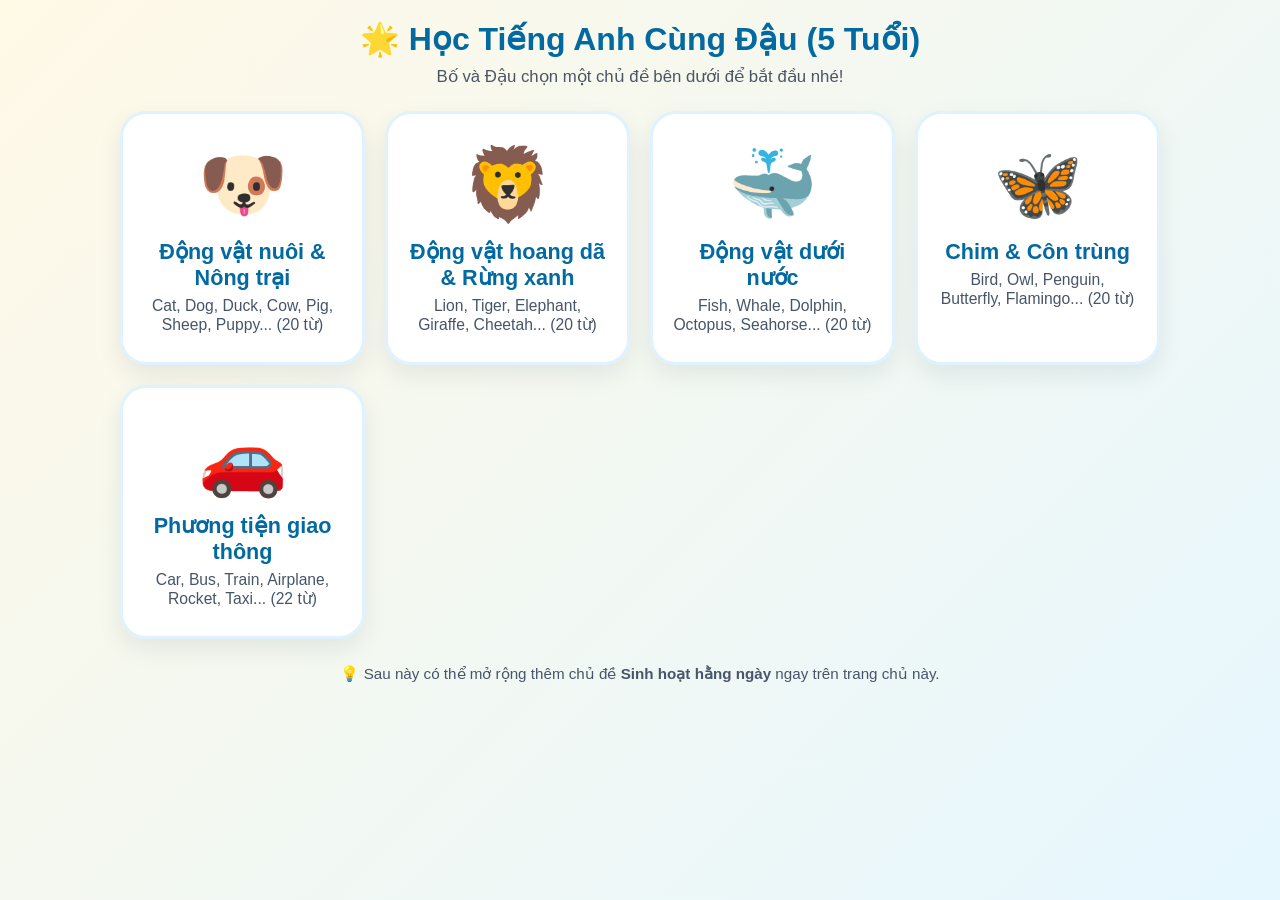
<file: index.html>
<!DOCTYPE html>
<html lang="vi">
<head>
  <meta charset="UTF-8" />
  <meta name="viewport" content="width=device-width, initial-scale=1.0" />
  <title>Học Tiếng Anh Cùng Con</title>
  <link rel="stylesheet" href="shared/style.css" />
  <style>
    .hub-grid {
      display: grid;
      grid-template-columns: repeat(auto-fit, minmax(240px, 1fr));
      gap: 20px;
      margin-top: 24px;
    }

    .hub-card {
      display: block;
      text-decoration: none;
      background: #ffffff;
      border-radius: 26px;
      padding: 28px 20px;
      text-align: center;
      box-shadow: 0 10px 24px rgba(15, 23, 42, 0.08);
      border: 3px solid #e0f2fe;
      transition: transform 0.18s ease, border-color 0.18s ease, box-shadow 0.18s ease;
    }

    .hub-card:hover {
      transform: translateY(-5px);
      border-color: #0284c7;
      box-shadow: 0 14px 28px rgba(2, 132, 199, 0.16);
    }

    .hub-emoji {
      font-size: 4.5rem;
      margin-bottom: 12px;
    }

    .hub-title {
      font-size: 1.35rem;
      font-weight: 800;
      color: #0369a1;
      margin-bottom: 6px;
    }

    .hub-desc {
      font-size: 0.98rem;
      color: #475569;
    }
  </style>
</head>
<body>
  <div class="container">
    <header>
      <h1>🌟 Học Tiếng Anh Cùng Đậu (5 Tuổi)</h1>
      <p class="subtitle">Bố và Đậu chọn một chủ đề bên dưới để bắt đầu nhé!</p>
    </header>

    <div class="hub-grid">
      <a class="hub-card" href="dong_vat/dong_vat_nuoi/index.html">
        <div class="hub-emoji">🐶</div>
        <div class="hub-title">Động vật nuôi & Nông trại</div>
        <div class="hub-desc">Cat, Dog, Duck, Cow, Pig, Sheep, Puppy... (20 từ)</div>
      </a>

      <a class="hub-card" href="dong_vat/dong_vat_hoang_da/index.html">
        <div class="hub-emoji">🦁</div>
        <div class="hub-title">Động vật hoang dã & Rừng xanh</div>
        <div class="hub-desc">Lion, Tiger, Elephant, Giraffe, Cheetah... (20 từ)</div>
      </a>

      <a class="hub-card" href="dong_vat/dong_vat_duoi_nuoc/index.html">
        <div class="hub-emoji">🐳</div>
        <div class="hub-title">Động vật dưới nước</div>
        <div class="hub-desc">Fish, Whale, Dolphin, Octopus, Seahorse... (20 từ)</div>
      </a>

      <a class="hub-card" href="dong_vat/chim_va_con_trung/index.html">
        <div class="hub-emoji">🦋</div>
        <div class="hub-title">Chim & Côn trùng</div>
        <div class="hub-desc">Bird, Owl, Penguin, Butterfly, Flamingo... (20 từ)</div>
      </a>

      <a class="hub-card" href="phuong_tien/index.html">
        <div class="hub-emoji">🚗</div>
        <div class="hub-title">Phương tiện giao thông</div>
        <div class="hub-desc">Car, Bus, Train, Airplane, Rocket, Taxi... (22 từ)</div>
      </a>
    </div>

    <div class="tip-footer">
      💡 Sau này có thể mở rộng thêm chủ đề <b>Sinh hoạt hằng ngày</b> ngay trên trang chủ này.
    </div>
  </div>
</body>
</html>
</file>
<file: shared/style.css>
* {
  box-sizing: border-box;
  -webkit-user-select: none;
  -moz-user-select: none;
  -ms-user-select: none;
  user-select: none;
  -webkit-touch-callout: none;
}

body {
  margin: 0;
  font-family: "Segoe UI", Tahoma, Geneva, Verdana, sans-serif;
  background: linear-gradient(135deg, #fff9e6 0%, #e6f7ff 100%);
  color: #1f2937;
  min-height: 100vh;
  padding: 20px;
}

.container {
  max-width: 1040px;
  margin: 0 auto;
}

.top-nav {
  display: flex;
  justify-content: space-between;
  align-items: center;
  margin-bottom: 12px;
}

.btn-home {
  display: inline-block;
  text-decoration: none;
  background: #ffffff;
  color: #0369a1;
  border: 2px solid #bae6fd;
  border-radius: 999px;
  padding: 8px 18px;
  font-weight: 700;
  font-size: 0.98rem;
  box-shadow: 0 3px 8px rgba(0, 0, 0, 0.06);
}

.btn-home:hover {
  background: #e0f2fe;
}

header {
  text-align: center;
  margin-bottom: 20px;
}

h1 {
  margin: 0 0 8px;
  font-size: 2rem;
  color: #0369a1;
}

.subtitle {
  margin: 0;
  color: #4b5563;
  font-size: 1.05rem;
}

.controls {
  display: flex;
  flex-wrap: wrap;
  justify-content: center;
  gap: 12px;
  margin: 20px 0 24px;
}

.btn {
  border: none;
  border-radius: 999px;
  padding: 12px 22px;
  font-size: 1.05rem;
  font-weight: 700;
  cursor: pointer;
  transition: transform 0.15s ease, box-shadow 0.15s ease;
  box-shadow: 0 4px 10px rgba(0, 0, 0, 0.08);
}

.btn:active {
  transform: scale(0.96);
}

.btn-mode {
  background: #ffffff;
  color: #0369a1;
  border: 2px solid #bae6fd;
}

.btn-mode.active {
  background: #0284c7;
  color: #ffffff;
  border-color: #0284c7;
}

.btn-speed {
  background: #fef3c7;
  color: #92400e;
  border: 2px solid #fde68a;
}

.grid {
  display: grid;
  grid-template-columns: repeat(auto-fit, minmax(210px, 1fr));
  gap: 18px;
}

.card {
  background: #ffffff;
  border-radius: 24px;
  padding: 20px 16px;
  text-align: center;
  box-shadow: 0 8px 20px rgba(15, 23, 42, 0.08);
  border: 3px solid transparent;
  cursor: pointer;
  transition: transform 0.18s ease, border-color 0.18s ease, box-shadow 0.18s ease;
}

.card:hover {
  transform: translateY(-4px);
  border-color: #38bdf8;
  box-shadow: 0 12px 24px rgba(2, 132, 199, 0.15);
}

.card.speaking {
  border-color: #f59e0b;
  background: #fffbeb;
  transform: scale(1.03);
}

.emoji {
  font-size: 4.4rem;
  line-height: 1.1;
  margin-bottom: 10px;
}

.item-thumb {
  width: 140px;
  height: 140px;
  object-fit: cover;
  border-radius: 18px;
  margin-bottom: 10px;
  box-shadow: 0 4px 12px rgba(0, 0, 0, 0.08);
  border: 2px solid #e0f2fe;
}

.quiz-thumb {
  width: 110px;
  height: 110px;
  object-fit: cover;
  border-radius: 16px;
  margin-bottom: 8px;
  box-shadow: 0 4px 10px rgba(0, 0, 0, 0.06);
}

.word-en {
  font-size: 1.6rem;
  font-weight: 800;
  color: #0f172a;
  margin-bottom: 4px;
}

.word-vi {
  font-size: 1.05rem;
  color: #64748b;
  margin-bottom: 12px;
}

.sentence-box {
  background: #f0f9ff;
  border-radius: 14px;
  padding: 8px 10px;
  font-size: 0.95rem;
  color: #0369a1;
  font-weight: 600;
}

.sentence-box:hover {
  background: #e0f2fe;
}

.quiz-panel {
  display: none;
  background: #ffffff;
  border-radius: 28px;
  padding: 28px 24px;
  box-shadow: 0 10px 28px rgba(15, 23, 42, 0.1);
  text-align: center;
}

.quiz-panel.active {
  display: block;
}

.score-bar {
  display: flex;
  justify-content: space-between;
  align-items: center;
  margin-bottom: 18px;
  font-size: 1.1rem;
  font-weight: 700;
  color: #0369a1;
}

.quiz-prompt {
  font-size: 1.6rem;
  font-weight: 800;
  color: #1e293b;
  margin-bottom: 16px;
}

.btn-listen {
  background: #f59e0b;
  color: #ffffff;
  margin-bottom: 24px;
  font-size: 1.1rem;
}

.quiz-options {
  display: grid;
  grid-template-columns: repeat(2, minmax(140px, 1fr));
  gap: 18px;
  max-width: 560px;
  margin: 0 auto;
}

.quiz-option {
  background: #f8fafc;
  border: 3px solid #e2e8f0;
  border-radius: 24px;
  padding: 22px 12px;
  cursor: pointer;
  transition: transform 0.15s ease, border-color 0.15s ease, background 0.15s ease;
}

.quiz-option:hover {
  transform: scale(1.03);
  border-color: #38bdf8;
}

.quiz-option.correct {
  background: #dcfce7;
  border-color: #22c55e;
}

.quiz-option.wrong {
  background: #fee2e2;
  border-color: #ef4444;
}

.quiz-feedback {
  margin-top: 20px;
  font-size: 1.3rem;
  font-weight: 800;
  min-height: 36px;
}

/* Flashcard Single View */
.flashcard-stage {
  max-width: 620px;
  margin: 0 auto 20px;
  background: #ffffff;
  border-radius: 32px;
  padding: 30px 24px 26px;
  box-shadow: 0 16px 36px rgba(15, 23, 42, 0.1);
  text-align: center;
  border: 4px solid #e0f2fe;
}

.flashcard-nav-top {
  display: flex;
  justify-content: space-between;
  align-items: center;
  margin-bottom: 16px;
  font-size: 1.05rem;
  font-weight: 700;
  color: #0369a1;
}

.flashcard-img-wrap {
  width: 250px;
  height: 250px;
  margin: 0 auto 16px;
  border-radius: 26px;
  overflow: hidden;
  box-shadow: 0 8px 24px rgba(0, 0, 0, 0.12);
  border: 3px solid #bae6fd;
  display: flex;
  align-items: center;
  justify-content: center;
  background: #f8fafc;
}

.flashcard-img {
  width: 100%;
  height: 100%;
  object-fit: cover;
}

.flashcard-emoji {
  font-size: 6.5rem;
  line-height: 1;
}

.flashcard-word-vi {
  font-size: 1.45rem;
  font-weight: 800;
  color: #0f172a;
  margin-bottom: 6px;
}

.flashcard-word-en {
  font-size: 2.3rem;
  font-weight: 900;
  color: #0284c7;
  margin-bottom: 14px;
}

.teacher-prompt-box {
  background: #eff6ff;
  border: 2px dashed #93c5fd;
  border-radius: 20px;
  padding: 14px 18px;
  margin-bottom: 20px;
  color: #1e3a8a;
  font-size: 1.15rem;
  font-weight: 700;
}

.mic-status-badge {
  display: inline-flex;
  align-items: center;
  gap: 8px;
  padding: 10px 20px;
  border-radius: 999px;
  font-size: 1.05rem;
  font-weight: 800;
  margin-bottom: 14px;
  transition: all 0.2s ease;
}

.mic-status-listening {
  background: #fef2f2;
  color: #dc2626;
  border: 2px solid #fecaca;
  animation: pulseMic 1.4s infinite;
}

.mic-status-idle {
  background: #f1f5f9;
  color: #475569;
  border: 2px solid #cbd5e1;
}

@keyframes pulseMic {
  0% { transform: scale(1); box-shadow: 0 0 0 0 rgba(220, 38, 38, 0.4); }
  70% { transform: scale(1.03); box-shadow: 0 0 0 10px rgba(220, 38, 38, 0); }
  100% { transform: scale(1); box-shadow: 0 0 0 0 rgba(220, 38, 38, 0); }
}

.heard-text {
  font-size: 1.05rem;
  color: #475569;
  font-style: italic;
  min-height: 26px;
  margin-bottom: 12px;
}

.feedback-live {
  font-size: 1.35rem;
  font-weight: 800;
  min-height: 38px;
  margin-bottom: 20px;
}

.flashcard-actions {
  display: flex;
  flex-wrap: wrap;
  justify-content: center;
  gap: 12px;
}

.btn-teacher-repeat {
  background: #f59e0b;
  color: #ffffff;
}

.btn-kid-pass {
  background: linear-gradient(135deg, #10b981 0%, #059669 100%);
  color: #ffffff;
  border: 2px solid #a7f3d0;
  box-shadow: 0 4px 14px rgba(16, 185, 129, 0.3);
  font-size: 1.1rem;
}

.btn-kid-pass:hover {
  transform: translateY(-2px);
  background: linear-gradient(135deg, #059669 0%, #047857 100%);
}

.btn-manual-mic {
  background: #ef4444;
  color: #ffffff;
}

.btn-skip {
  background: #e2e8f0;
  color: #334155;
}

.btn-prev {
  background: #f8fafc;
  color: #0369a1;
  border: 2px solid #bae6fd;
}

/* Waveform & Big Talk Button */
.big-talk-btn-wrap {
  margin: 10px 0 16px;
}

.btn-big-talk {
  background: linear-gradient(135deg, #ef4444 0%, #dc2626 100%);
  color: #ffffff;
  font-size: 1.35rem;
  font-weight: 900;
  padding: 16px 36px;
  border-radius: 999px;
  border: 3px solid #fecaca;
  box-shadow: 0 8px 24px rgba(220, 38, 38, 0.35);
  cursor: pointer;
  transition: all 0.2s ease;
  display: inline-flex;
  align-items: center;
  gap: 10px;
  -webkit-user-select: none;
  user-select: none;
  -webkit-touch-callout: none;
  -webkit-tap-highlight-color: transparent;
  touch-action: manipulation;
}

.btn-big-talk:hover {
  transform: scale(1.04);
  box-shadow: 0 12px 28px rgba(220, 38, 38, 0.45);
}

.btn-big-talk:active {
  transform: scale(0.96);
}

.btn-big-talk.active-listening {
  background: linear-gradient(135deg, #16a34a 0%, #15803d 100%);
  border-color: #bbf7d0;
  box-shadow: 0 8px 24px rgba(22, 163, 74, 0.4);
  animation: pulseMic 1.2s infinite;
}

.sound-meter-box {
  max-width: 380px;
  margin: 0 auto 14px;
  background: #f1f5f9;
  border-radius: 999px;
  height: 16px;
  overflow: hidden;
  border: 2px solid #cbd5e1;
  position: relative;
}

.sound-meter-bar {
  height: 100%;
  width: 0%;
  background: linear-gradient(90deg, #38bdf8 0%, #22c55e 70%, #ef4444 100%);
  border-radius: 999px;
  transition: width 0.06s ease-out;
}

.tip-footer {
  margin-top: 26px;
  text-align: center;
  color: #475569;
  font-size: 0.95rem;
}
</file>
